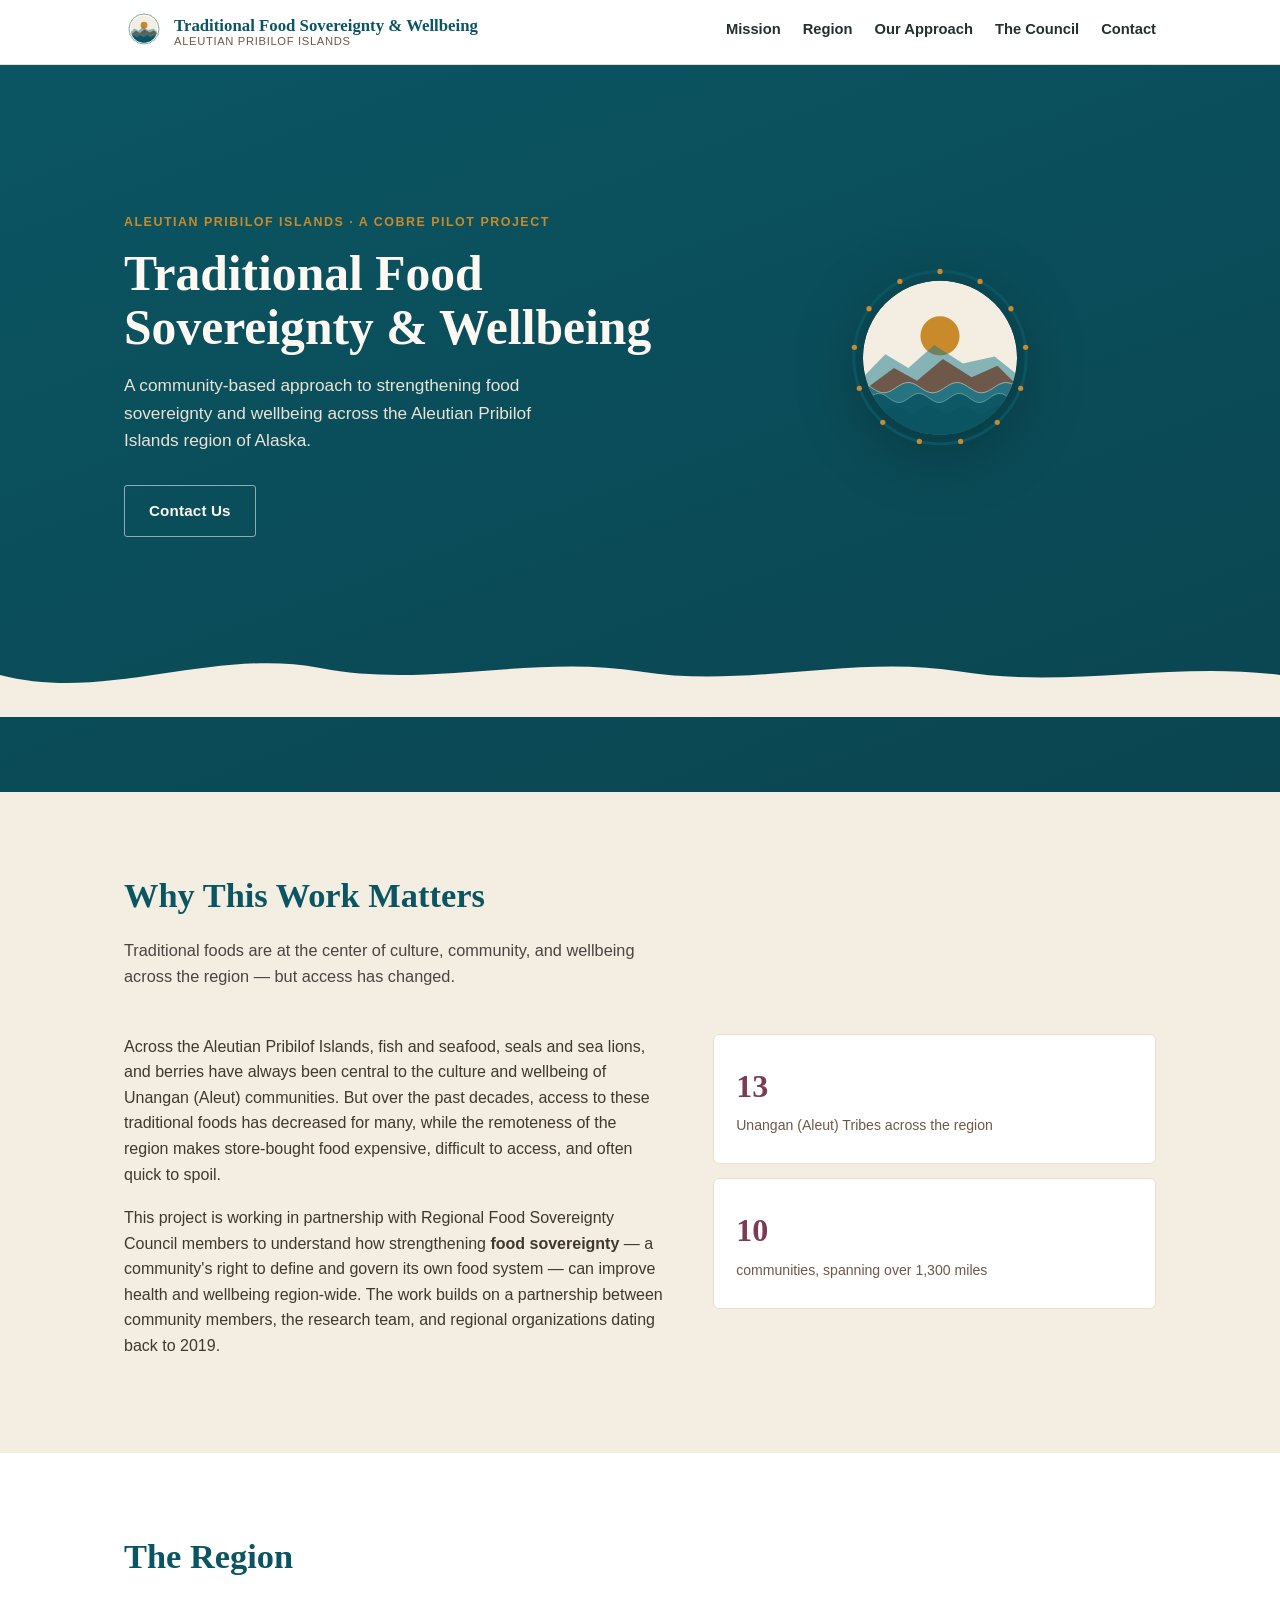
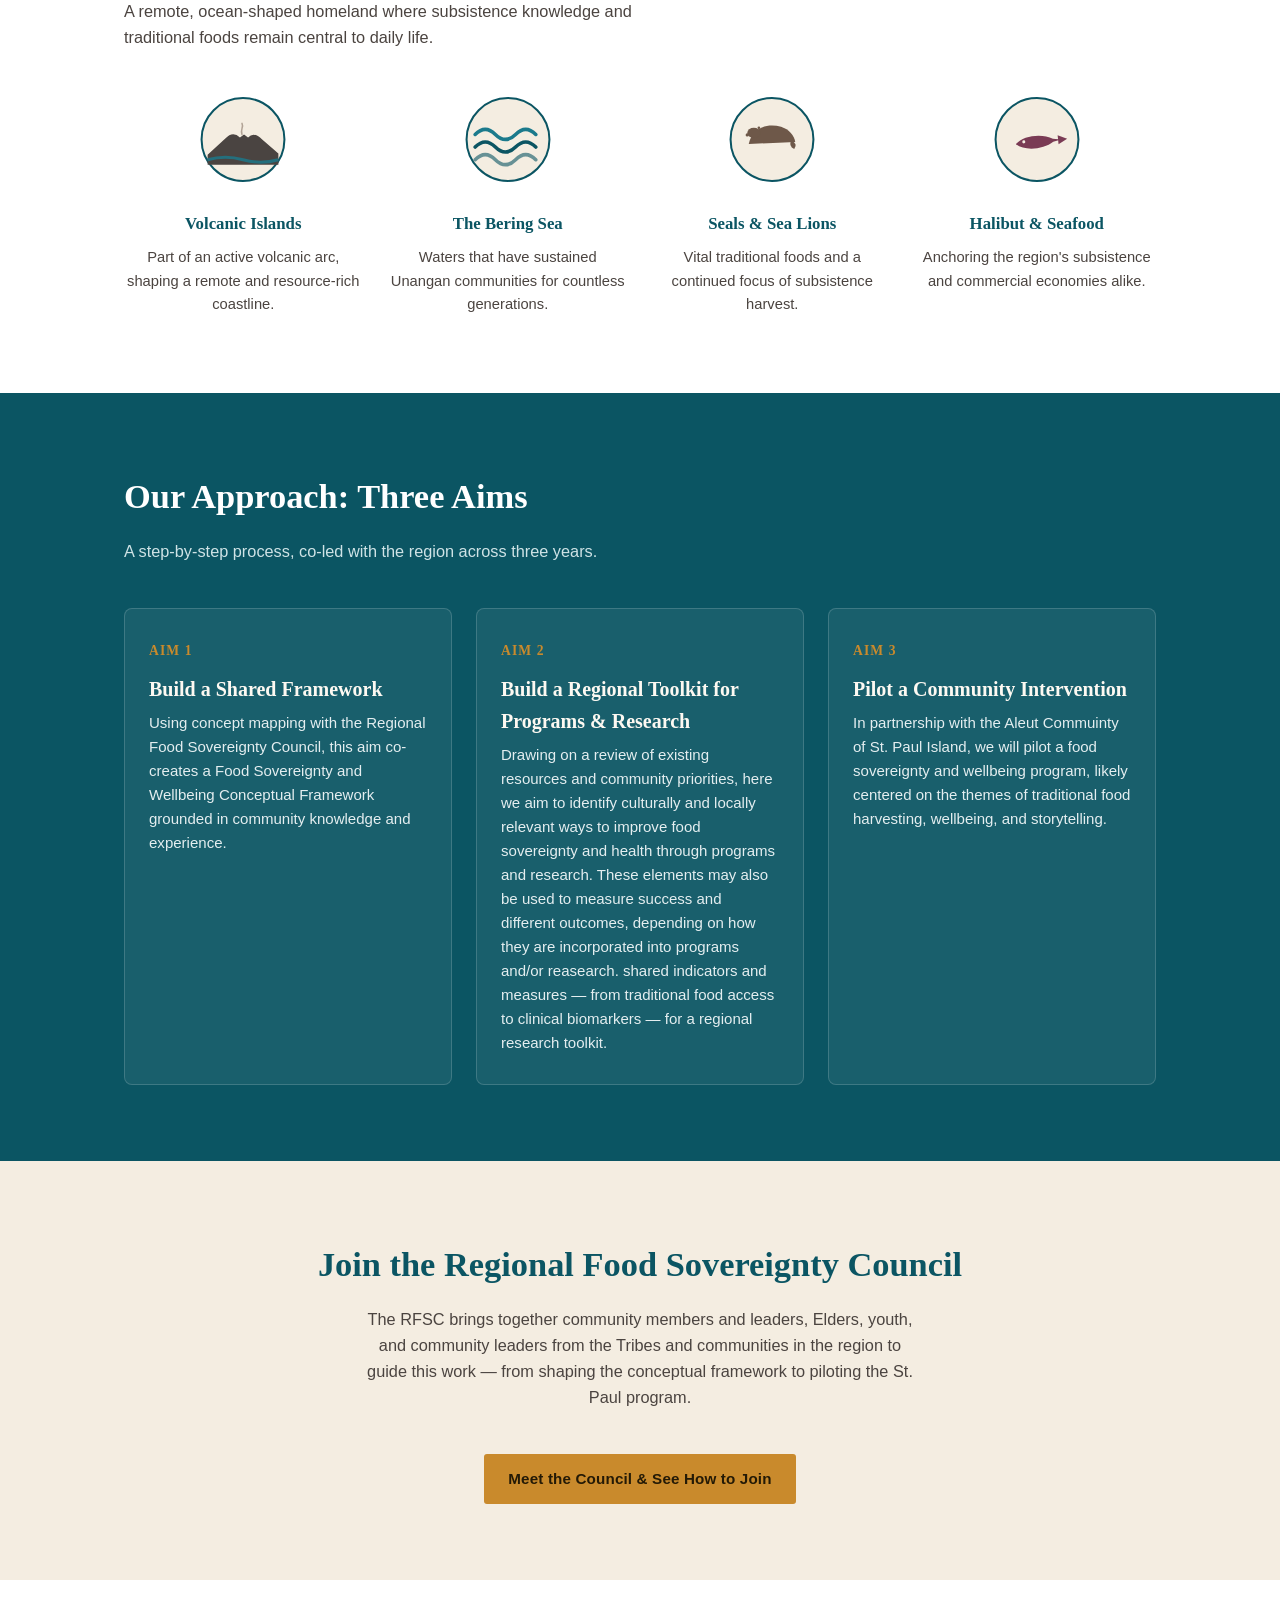
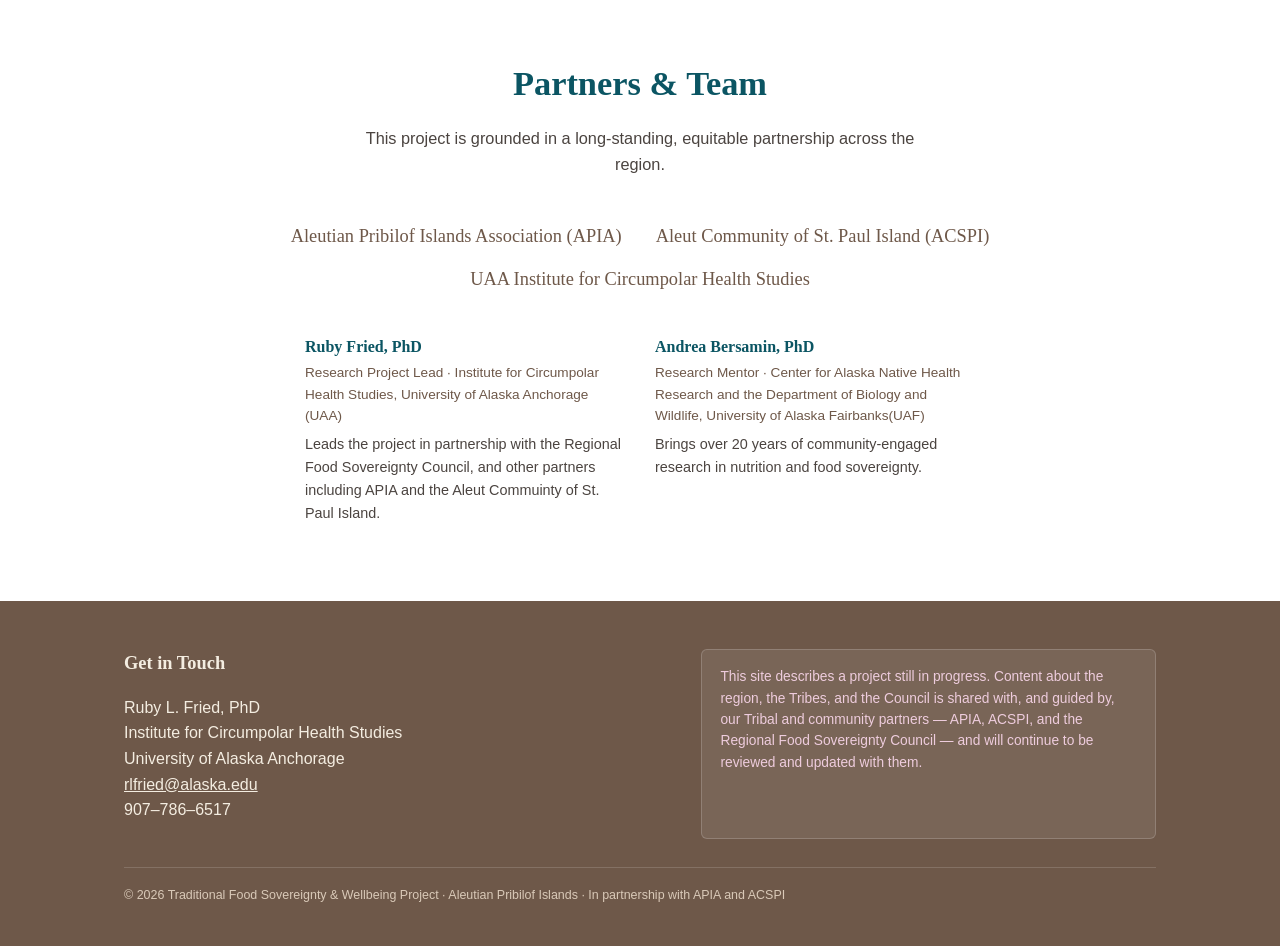
<file: index.html>
<!DOCTYPE html>
<html lang="en">
<head>
<meta charset="UTF-8">
<meta name="viewport" content="width=device-width, initial-scale=1.0">
<title>Traditional Food Sovereignty & Wellbeing — Aleutian Pribilof Islands</title>
<meta name="description" content="A community-based approach to strengthening food sovereignty and wellbeing across the Aleutian Pribilof Islands region of Alaska.">
<link rel="stylesheet" href="styles.css">
</head>
<body>
<a class="skip-link" href="#main">Skip to content</a>
<header class="site-header">
  <div class="nav-inner">
    <a class="brand" href="index.html">
      <svg viewBox="0 0 400 400" xmlns="http://www.w3.org/2000/svg" role="img" aria-label="Traditional Food Sovereignty and Wellbeing mark">
  <defs>
    <clipPath id="innerClip">
      <circle cx="200" cy="170" r="134"/>
    </clipPath>
  </defs>

  <!-- outer ring -->
  <circle cx="200" cy="170" r="150" fill="none" stroke="#0B5563" stroke-width="5"/>

  <!-- 13 tribe marks -->
  <circle cx="200.0" cy="20.0" r="4.6" fill="#C98A2C"/>
    <circle cx="269.7" cy="37.2" r="4.6" fill="#C98A2C"/>
    <circle cx="323.4" cy="84.8" r="4.6" fill="#C98A2C"/>
    <circle cx="348.9" cy="151.9" r="4.6" fill="#C98A2C"/>
    <circle cx="340.3" cy="223.2" r="4.6" fill="#C98A2C"/>
    <circle cx="299.5" cy="282.3" r="4.6" fill="#C98A2C"/>
    <circle cx="235.9" cy="315.6" r="4.6" fill="#C98A2C"/>
    <circle cx="164.1" cy="315.6" r="4.6" fill="#C98A2C"/>
    <circle cx="100.5" cy="282.3" r="4.6" fill="#C98A2C"/>
    <circle cx="59.7" cy="223.2" r="4.6" fill="#C98A2C"/>
    <circle cx="51.1" cy="151.9" r="4.6" fill="#C98A2C"/>
    <circle cx="76.6" cy="84.8" r="4.6" fill="#C98A2C"/>
    <circle cx="130.3" cy="37.2" r="4.6" fill="#C98A2C"/>

  <!-- inner scene -->
  <g clip-path="url(#innerClip)">
    <circle cx="200" cy="170" r="134" fill="#F4EDE1"/>

    <!-- sun -->
    <circle cx="200" cy="132" r="34" fill="#C98A2C"/>

    <!-- distant island (hazy) -->
    <polygon points="60,210 105,164 145,188 190,148 240,180 295,168 340,204 340,260 60,260"
             fill="#1B7A8C" opacity="0.5"/>

    <!-- near island (grounded) -->
    <polygon points="60,232 120,188 160,210 205,172 255,204 300,184 340,224 340,270 60,270"
             fill="#6E5849"/>

    <!-- waves: filled bands -->
    <path d="M 26,229.16 L 32,226.13 L 38,222.29 L 44,218.41 L 50,215.21 L 56,213.33 L 62,213.13 L 68,214.64 L 74,217.58 L 80,221.37 L 86,225.29 L 92,228.56 L 98,230.57 L 104,230.92 L 110,229.54 L 116,226.7 L 122,222.96 L 128,219.02 L 134,215.67 L 140,213.54 L 146,213.04 L 152,214.28 L 158,217.01 L 164,220.71 L 170,224.66 L 176,228.09 L 182,230.35 L 188,230.98 L 194,229.88 L 200,227.26 L 206,223.62 L 212,219.66 L 218,216.16 L 224,213.78 L 230,213.0 L 236,213.96 L 242,216.48 L 248,220.06 L 254,224.02 L 260,227.59 L 266,230.07 L 272,231.0 L 278,230.18 L 284,227.78 L 290,224.26 L 296,220.31 L 302,216.68 L 308,214.08 L 314,213.01 L 320,213.68 L 326,215.97 L 332,219.41 L 338,223.36 L 344,227.05 L 350,229.76 L 356,230.97 L 362,230.44 L 368,228.28 L 374,224.9 L 380,220.97 L 380,344 L 26,344 Z" fill="#1B7A8C" opacity="0.85"/>
    <path d="M 26,232.2 L 32,234.2 L 38,237.85 L 44,242.1 L 50,245.77 L 56,247.79 L 62,247.62 L 68,245.28 L 74,241.45 L 80,237.21 L 86,233.76 L 92,232.08 L 98,232.63 L 104,235.28 L 110,239.26 L 116,243.45 L 122,246.66 L 128,247.99 L 134,247.06 L 140,244.12 L 146,240.02 L 152,235.92 L 158,232.97 L 164,232.01 L 170,233.31 L 176,236.51 L 182,240.69 L 188,244.68 L 194,247.35 L 200,247.93 L 206,246.27 L 212,242.83 L 218,238.6 L 224,234.75 L 230,232.4 L 236,232.2 L 242,234.2 L 248,237.85 L 254,242.1 L 260,245.77 L 266,247.79 L 272,247.62 L 278,245.28 L 284,241.45 L 290,237.21 L 296,233.76 L 302,232.08 L 308,232.63 L 314,235.28 L 320,239.26 L 326,243.45 L 332,246.66 L 338,247.99 L 344,247.06 L 350,244.12 L 356,240.02 L 362,235.92 L 368,232.97 L 374,232.01 L 380,233.31 L 380,344 L 26,344 Z" fill="#0B5563" opacity="0.9"/>
    <path d="M 26,266.04 L 32,266.97 L 38,265.24 L 44,261.51 L 50,257.2 L 56,253.96 L 62,253.03 L 68,254.76 L 74,258.49 L 80,262.8 L 86,266.04 L 92,266.97 L 98,265.24 L 104,261.51 L 110,257.2 L 116,253.96 L 122,253.03 L 128,254.76 L 134,258.49 L 140,262.8 L 146,266.04 L 152,266.97 L 158,265.24 L 164,261.51 L 170,257.2 L 176,253.96 L 182,253.03 L 188,254.76 L 194,258.49 L 200,262.8 L 206,266.04 L 212,266.97 L 218,265.24 L 224,261.51 L 230,257.2 L 236,253.96 L 242,253.03 L 248,254.76 L 254,258.49 L 260,262.8 L 266,266.04 L 272,266.97 L 278,265.24 L 284,261.51 L 290,257.2 L 296,253.96 L 302,253.03 L 308,254.76 L 314,258.49 L 320,262.8 L 326,266.04 L 332,266.97 L 338,265.24 L 344,261.51 L 350,257.2 L 356,253.96 L 362,253.03 L 368,254.76 L 374,258.49 L 380,262.8 L 380,344 L 26,344 Z" fill="#0B5563" opacity="1"/>

    <!-- wave crest highlight lines -->
    <path d="M 26,229.16 L 32,226.13 L 38,222.29 L 44,218.41 L 50,215.21 L 56,213.33 L 62,213.13 L 68,214.64 L 74,217.58 L 80,221.37 L 86,225.29 L 92,228.56 L 98,230.57 L 104,230.92 L 110,229.54 L 116,226.7 L 122,222.96 L 128,219.02 L 134,215.67 L 140,213.54 L 146,213.04 L 152,214.28 L 158,217.01 L 164,220.71 L 170,224.66 L 176,228.09 L 182,230.35 L 188,230.98 L 194,229.88 L 200,227.26 L 206,223.62 L 212,219.66 L 218,216.16 L 224,213.78 L 230,213.0 L 236,213.96 L 242,216.48 L 248,220.06 L 254,224.02 L 260,227.59 L 266,230.07 L 272,231.0 L 278,230.18 L 284,227.78 L 290,224.26 L 296,220.31 L 302,216.68 L 308,214.08 L 314,213.01 L 320,213.68 L 326,215.97 L 332,219.41 L 338,223.36 L 344,227.05 L 350,229.76 L 356,230.97 L 362,230.44 L 368,228.28 L 374,224.9 L 380,220.97 " fill="none" stroke="#F4EDE1" stroke-width="1.6" opacity="0.55"/>
    <path d="M 26,232.2 L 32,234.2 L 38,237.85 L 44,242.1 L 50,245.77 L 56,247.79 L 62,247.62 L 68,245.28 L 74,241.45 L 80,237.21 L 86,233.76 L 92,232.08 L 98,232.63 L 104,235.28 L 110,239.26 L 116,243.45 L 122,246.66 L 128,247.99 L 134,247.06 L 140,244.12 L 146,240.02 L 152,235.92 L 158,232.97 L 164,232.01 L 170,233.31 L 176,236.51 L 182,240.69 L 188,244.68 L 194,247.35 L 200,247.93 L 206,246.27 L 212,242.83 L 218,238.6 L 224,234.75 L 230,232.4 L 236,232.2 L 242,234.2 L 248,237.85 L 254,242.1 L 260,245.77 L 266,247.79 L 272,247.62 L 278,245.28 L 284,241.45 L 290,237.21 L 296,233.76 L 302,232.08 L 308,232.63 L 314,235.28 L 320,239.26 L 326,243.45 L 332,246.66 L 338,247.99 L 344,247.06 L 350,244.12 L 356,240.02 L 362,235.92 L 368,232.97 L 374,232.01 L 380,233.31 " fill="none" stroke="#F4EDE1" stroke-width="1.4" opacity="0.4"/>
  </g>
</svg>
      <span class="brand-name">Traditional Food Sovereignty &amp; Wellbeing<small>Aleutian Pribilof Islands</small></span>
    </a>
    <nav class="primary-nav" aria-label="Primary">
      <a href="index.html#mission">Mission</a>
      <a href="index.html#region">Region</a>
      <a href="index.html#aims">Our Approach</a>
      <a href="rfsc.html">The Council</a>
      <a href="index.html#contact">Contact</a>
    </nav>
  </div>
</header>
<main id="main">

  <section class="hero" id="top">
    <div class="hero-inner">
      <div>
        <p class="eyebrow">Aleutian Pribilof Islands &middot; A COBRE Pilot Project</p>
        <h1>Traditional Food Sovereignty &amp; Wellbeing</h1>
        <p class="lede">A community-based approach to strengthening food sovereignty and wellbeing across the Aleutian Pribilof Islands region of Alaska.</p>
        <div class="cta-row">
          <a class="btn btn-ghost" href="#contact">Contact Us</a>
        </div>
      </div>
      <div class="hero-mark">
        <svg viewBox="0 0 400 400" xmlns="http://www.w3.org/2000/svg" role="img" aria-label="Sun, mountains and sea mark">
  <defs>
    <clipPath id="innerClip">
      <circle cx="200" cy="170" r="134"/>
    </clipPath>
  </defs>

  <!-- outer ring -->
  <circle cx="200" cy="170" r="150" fill="none" stroke="#0B5563" stroke-width="5"/>

  <!-- 13 tribe marks -->
  <circle cx="200.0" cy="20.0" r="4.6" fill="#C98A2C"/>
    <circle cx="269.7" cy="37.2" r="4.6" fill="#C98A2C"/>
    <circle cx="323.4" cy="84.8" r="4.6" fill="#C98A2C"/>
    <circle cx="348.9" cy="151.9" r="4.6" fill="#C98A2C"/>
    <circle cx="340.3" cy="223.2" r="4.6" fill="#C98A2C"/>
    <circle cx="299.5" cy="282.3" r="4.6" fill="#C98A2C"/>
    <circle cx="235.9" cy="315.6" r="4.6" fill="#C98A2C"/>
    <circle cx="164.1" cy="315.6" r="4.6" fill="#C98A2C"/>
    <circle cx="100.5" cy="282.3" r="4.6" fill="#C98A2C"/>
    <circle cx="59.7" cy="223.2" r="4.6" fill="#C98A2C"/>
    <circle cx="51.1" cy="151.9" r="4.6" fill="#C98A2C"/>
    <circle cx="76.6" cy="84.8" r="4.6" fill="#C98A2C"/>
    <circle cx="130.3" cy="37.2" r="4.6" fill="#C98A2C"/>

  <!-- inner scene -->
  <g clip-path="url(#innerClip)">
    <circle cx="200" cy="170" r="134" fill="#F4EDE1"/>

    <!-- sun -->
    <circle cx="200" cy="132" r="34" fill="#C98A2C"/>

    <!-- distant island (hazy) -->
    <polygon points="60,210 105,164 145,188 190,148 240,180 295,168 340,204 340,260 60,260"
             fill="#1B7A8C" opacity="0.5"/>

    <!-- near island (grounded) -->
    <polygon points="60,232 120,188 160,210 205,172 255,204 300,184 340,224 340,270 60,270"
             fill="#6E5849"/>

    <!-- waves: filled bands -->
    <path d="M 26,229.16 L 32,226.13 L 38,222.29 L 44,218.41 L 50,215.21 L 56,213.33 L 62,213.13 L 68,214.64 L 74,217.58 L 80,221.37 L 86,225.29 L 92,228.56 L 98,230.57 L 104,230.92 L 110,229.54 L 116,226.7 L 122,222.96 L 128,219.02 L 134,215.67 L 140,213.54 L 146,213.04 L 152,214.28 L 158,217.01 L 164,220.71 L 170,224.66 L 176,228.09 L 182,230.35 L 188,230.98 L 194,229.88 L 200,227.26 L 206,223.62 L 212,219.66 L 218,216.16 L 224,213.78 L 230,213.0 L 236,213.96 L 242,216.48 L 248,220.06 L 254,224.02 L 260,227.59 L 266,230.07 L 272,231.0 L 278,230.18 L 284,227.78 L 290,224.26 L 296,220.31 L 302,216.68 L 308,214.08 L 314,213.01 L 320,213.68 L 326,215.97 L 332,219.41 L 338,223.36 L 344,227.05 L 350,229.76 L 356,230.97 L 362,230.44 L 368,228.28 L 374,224.9 L 380,220.97 L 380,344 L 26,344 Z" fill="#1B7A8C" opacity="0.85"/>
    <path d="M 26,232.2 L 32,234.2 L 38,237.85 L 44,242.1 L 50,245.77 L 56,247.79 L 62,247.62 L 68,245.28 L 74,241.45 L 80,237.21 L 86,233.76 L 92,232.08 L 98,232.63 L 104,235.28 L 110,239.26 L 116,243.45 L 122,246.66 L 128,247.99 L 134,247.06 L 140,244.12 L 146,240.02 L 152,235.92 L 158,232.97 L 164,232.01 L 170,233.31 L 176,236.51 L 182,240.69 L 188,244.68 L 194,247.35 L 200,247.93 L 206,246.27 L 212,242.83 L 218,238.6 L 224,234.75 L 230,232.4 L 236,232.2 L 242,234.2 L 248,237.85 L 254,242.1 L 260,245.77 L 266,247.79 L 272,247.62 L 278,245.28 L 284,241.45 L 290,237.21 L 296,233.76 L 302,232.08 L 308,232.63 L 314,235.28 L 320,239.26 L 326,243.45 L 332,246.66 L 338,247.99 L 344,247.06 L 350,244.12 L 356,240.02 L 362,235.92 L 368,232.97 L 374,232.01 L 380,233.31 L 380,344 L 26,344 Z" fill="#0B5563" opacity="0.9"/>
    <path d="M 26,266.04 L 32,266.97 L 38,265.24 L 44,261.51 L 50,257.2 L 56,253.96 L 62,253.03 L 68,254.76 L 74,258.49 L 80,262.8 L 86,266.04 L 92,266.97 L 98,265.24 L 104,261.51 L 110,257.2 L 116,253.96 L 122,253.03 L 128,254.76 L 134,258.49 L 140,262.8 L 146,266.04 L 152,266.97 L 158,265.24 L 164,261.51 L 170,257.2 L 176,253.96 L 182,253.03 L 188,254.76 L 194,258.49 L 200,262.8 L 206,266.04 L 212,266.97 L 218,265.24 L 224,261.51 L 230,257.2 L 236,253.96 L 242,253.03 L 248,254.76 L 254,258.49 L 260,262.8 L 266,266.04 L 272,266.97 L 278,265.24 L 284,261.51 L 290,257.2 L 296,253.96 L 302,253.03 L 308,254.76 L 314,258.49 L 320,262.8 L 326,266.04 L 332,266.97 L 338,265.24 L 344,261.51 L 350,257.2 L 356,253.96 L 362,253.03 L 368,254.76 L 374,258.49 L 380,262.8 L 380,344 L 26,344 Z" fill="#0B5563" opacity="1"/>

    <!-- wave crest highlight lines -->
    <path d="M 26,229.16 L 32,226.13 L 38,222.29 L 44,218.41 L 50,215.21 L 56,213.33 L 62,213.13 L 68,214.64 L 74,217.58 L 80,221.37 L 86,225.29 L 92,228.56 L 98,230.57 L 104,230.92 L 110,229.54 L 116,226.7 L 122,222.96 L 128,219.02 L 134,215.67 L 140,213.54 L 146,213.04 L 152,214.28 L 158,217.01 L 164,220.71 L 170,224.66 L 176,228.09 L 182,230.35 L 188,230.98 L 194,229.88 L 200,227.26 L 206,223.62 L 212,219.66 L 218,216.16 L 224,213.78 L 230,213.0 L 236,213.96 L 242,216.48 L 248,220.06 L 254,224.02 L 260,227.59 L 266,230.07 L 272,231.0 L 278,230.18 L 284,227.78 L 290,224.26 L 296,220.31 L 302,216.68 L 308,214.08 L 314,213.01 L 320,213.68 L 326,215.97 L 332,219.41 L 338,223.36 L 344,227.05 L 350,229.76 L 356,230.97 L 362,230.44 L 368,228.28 L 374,224.9 L 380,220.97 " fill="none" stroke="#F4EDE1" stroke-width="1.6" opacity="0.55"/>
    <path d="M 26,232.2 L 32,234.2 L 38,237.85 L 44,242.1 L 50,245.77 L 56,247.79 L 62,247.62 L 68,245.28 L 74,241.45 L 80,237.21 L 86,233.76 L 92,232.08 L 98,232.63 L 104,235.28 L 110,239.26 L 116,243.45 L 122,246.66 L 128,247.99 L 134,247.06 L 140,244.12 L 146,240.02 L 152,235.92 L 158,232.97 L 164,232.01 L 170,233.31 L 176,236.51 L 182,240.69 L 188,244.68 L 194,247.35 L 200,247.93 L 206,246.27 L 212,242.83 L 218,238.6 L 224,234.75 L 230,232.4 L 236,232.2 L 242,234.2 L 248,237.85 L 254,242.1 L 260,245.77 L 266,247.79 L 272,247.62 L 278,245.28 L 284,241.45 L 290,237.21 L 296,233.76 L 302,232.08 L 308,232.63 L 314,235.28 L 320,239.26 L 326,243.45 L 332,246.66 L 338,247.99 L 344,247.06 L 350,244.12 L 356,240.02 L 362,235.92 L 368,232.97 L 374,232.01 L 380,233.31 " fill="none" stroke="#F4EDE1" stroke-width="1.4" opacity="0.4"/>
  </g>
</svg>
      </div>
    </div>
    <svg class="divider" viewBox="0 0 1440 100" preserveAspectRatio="none" xmlns="http://www.w3.org/2000/svg">
      <path d="M0,40 C 120,80 240,0 360,30 C 480,60 600,10 720,35 C 840,60 960,10 1080,35 C 1200,60 1320,20 1440,40 L1440,100 L0,100 Z" fill="#F4EDE1" opacity="1"></path>
    </svg>
  </section>

  <section class="why" id="mission">
    <div class="wrap">
      <h2 class="section-title">Why This Work Matters</h2>
      <p class="section-lede">Traditional foods are at the center of culture, community, and wellbeing across the region &mdash; but access has changed.</p>
      <div class="why-grid">
        <div class="why-text">
          <p>Across the Aleutian Pribilof Islands, fish and seafood, seals and sea lions, and berries have always been central to the culture and wellbeing of Unangan (Aleut) communities. But over the past decades, access to these traditional foods has decreased for many, while the remoteness of the region makes store-bought food expensive, difficult to access, and often quick to spoil.</p>
          <p>This project is working in partnership with Regional Food Sovereignty Council members to understand how strengthening <strong>food sovereignty</strong> &mdash; a community's right to define and govern its own food system &mdash; can improve health and wellbeing region-wide. The work builds on a partnership between community members, the research team, and regional organizations dating back to 2019.</p>
        </div>
        <div>
          <div class="stat-card"><span class="num">13</span><span class="label">Unangan (Aleut) Tribes across the region</span></div>
          <div class="stat-card"><span class="num">10</span><span class="label">communities, spanning over 1,300 miles</span></div>
          </div>
        </div>
      </div>
    </div>
  </section>

  <section class="region" id="region">
    <div class="wrap">
      <h2 class="section-title">The Region</h2>
      <p class="section-lede">A remote, ocean-shaped homeland where subsistence knowledge and traditional foods remain central to daily life.</p>
      <div class="region-grid">
        <div class="region-card">
          <svg viewBox="0 0 180 190" xmlns="http://www.w3.org/2000/svg" role="img" aria-label="Volcanic island icon">
      <g transform="translate(0,0)"><g>
      <circle cx="90" cy="90" r="82" fill="#F4EDE1"/>
      <circle cx="90" cy="90" r="82" fill="none" stroke="#0B5563" stroke-width="4"/>
      
  <path d="M 20,120 L 55,88 Q 70,72 84,86 L 92,80 L 100,86 Q 112,74 128,90 L 160,118 L 160,140 L 20,140 Z" fill="#4A4441"/>
  <path d="M 88,80 C 84,70 92,66 88,58" stroke="#6E5849" stroke-width="3" fill="none" opacity="0.5" stroke-linecap="round"/>
  <path d="M 20,130 Q 55,120 90,130 T 160,130" stroke="#1B7A8C" stroke-width="6" fill="none" opacity="0.8"/>

    </g></g>
    </svg>
          <h3>Volcanic Islands</h3>
          <p>Part of an active volcanic arc, shaping a remote and resource-rich coastline.</p>
        </div>
        <div class="region-card">
          <svg viewBox="0 0 180 190" xmlns="http://www.w3.org/2000/svg" role="img" aria-label="Ocean wave icon">
      <g transform="translate(0,0)"><g>
      <circle cx="90" cy="90" r="82" fill="#F4EDE1"/>
      <circle cx="90" cy="90" r="82" fill="none" stroke="#0B5563" stroke-width="4"/>
      
  <path d="M 25,80 Q 45,60 65,80 T 105,80 T 145,80" stroke="#1B7A8C" stroke-width="7" fill="none" stroke-linecap="round"/>
  <path d="M 25,105 Q 45,85 65,105 T 105,105 T 145,105" stroke="#0B5563" stroke-width="7" fill="none" stroke-linecap="round"/>
  <path d="M 25,130 Q 45,110 65,130 T 105,130 T 145,130" stroke="#0B5563" stroke-width="7" fill="none" stroke-linecap="round" opacity="0.6"/>

    </g></g>
    </svg>
          <h3>The Bering Sea</h3>
          <p>Waters that have sustained Unangan communities for countless generations.</p>
        </div>
        <div class="region-card">
          <svg viewBox="0 0 180 190" xmlns="http://www.w3.org/2000/svg" role="img" aria-label="Sea lion icon">
      <g transform="translate(0,0)"><g>
      <circle cx="90" cy="90" r="82" fill="#F4EDE1"/>
      <circle cx="90" cy="90" r="82" fill="none" stroke="#0B5563" stroke-width="4"/>
      
  <g transform="translate(90,95)">
    <path d="M -46,4 C -40,-26 -12,-38 18,-30 C 34,-25 44,-12 46,0 Z" fill="#6E5849"/>
    <ellipse cx="-36" cy="-18" rx="13" ry="10" fill="#6E5849"/>
    <circle cx="-49" cy="-14" r="3.2" fill="#6E5849"/>
    <circle cx="-26" cy="-28" r="2.6" fill="#6E5849"/>
    <path d="M 38,-3 Q 52,3 44,14 Q 32,8 38,-3 Z" fill="#6E5849"/>
  </g>

    </g></g>
    </svg>
          <h3>Seals &amp; Sea Lions</h3>
          <p>Vital traditional foods and a continued focus of subsistence harvest.</p>
        </div>
        <div class="region-card">
          <svg viewBox="0 0 180 190" xmlns="http://www.w3.org/2000/svg" role="img" aria-label="Halibut icon">
      <g transform="translate(0,0)"><g>
      <circle cx="90" cy="90" r="82" fill="#F4EDE1"/>
      <circle cx="90" cy="90" r="82" fill="none" stroke="#0B5563" stroke-width="4"/>
      
  <g transform="translate(90,95) rotate(-6)">
    <path d="M -42,0 C -26,-16 12,-16 32,-3 L 48,0 L 32,3 C 12,16 -26,16 -42,0 Z" fill="#7A3B54"/>
    <path d="M 42,-9 L 60,0 L 42,9 Z" fill="#7A3B54"/>
    <path d="M -18,-13 Q 4,-19 24,-9" stroke="#F4EDE1" stroke-width="1.4" fill="none" opacity="0.4"/>
    <circle cx="-26" cy="-3" r="3" fill="#F4EDE1"/>
  </g>

    </g></g>
    </svg>
          <h3>Halibut &amp; Seafood</h3>
          <p>Anchoring the region's subsistence and commercial economies alike.</p>
        </div>
      </div>
    </div>
  </section>

  <section class="aims" id="aims">
    <div class="wrap">
      <h2 class="section-title">Our Approach: Three Aims</h2>
      <p class="section-lede">A step-by-step process, co-led with the region across three years.</p>
      <div class="aims-grid">
        <div class="aim-card">
          <span class="aim-num">Aim 1</span>
          <h3>Build a Shared Framework</h3>
          <p>Using concept mapping with the Regional Food Sovereignty Council, this aim co-creates a Food Sovereignty and Wellbeing Conceptual Framework grounded in community knowledge and experience.</p>
        </div>
        <div class="aim-card">
          <span class="aim-num">Aim 2</span>
          <h3>Build a Regional Toolkit for Programs & Research</h3>
          <p>Drawing on a review of existing resources and community priorities, here we aim to identify culturally and locally relevant ways to improve food sovereignty and health through programs and research. These elements may also be used to measure success and different outcomes, depending on how they are incorporated into programs and/or reasearch. shared indicators and measures &mdash; from traditional food access to clinical biomarkers &mdash; for a regional research toolkit.</p>
        </div>
        <div class="aim-card">
          <span class="aim-num">Aim 3</span>
          <h3>Pilot a Community Intervention</h3>
          <p>In partnership with the Aleut Commuinty of St. Paul Island, we will pilot a food sovereignty and wellbeing program, likely centered on the themes of traditional food harvesting, wellbeing, and storytelling.</p>
        </div>
      </div>
    </div>
  </section>

  <section class="involved" id="get-involved">
    <div class="wrap" style="text-align:center;">
      <h2 class="section-title">Join the Regional Food Sovereignty Council</h2>
      <p class="section-lede" style="margin-left:auto;margin-right:auto;">The RFSC brings together community members and leaders, Elders, youth, and community leaders from the Tribes and communities in the region to guide this work &mdash; from shaping the conceptual framework to piloting the St. Paul program.</p>
      <a class="btn btn-primary" href="rfsc.html">Meet the Council &amp; See How to Join</a>
    </div>
  </section>

  <section class="partners">
    <div class="wrap">
      <h2 class="section-title">Partners &amp; Team</h2>
      <p class="section-lede">This project is grounded in a long-standing, equitable partnership across the region.</p>
      <div class="partner-list">
        <span>Aleutian Pribilof Islands Association (APIA)</span>
        <span>Aleut Community of St. Paul Island (ACSPI)</span>
        <span>UAA Institute for Circumpolar Health Studies</span>
      </div>
      <div class="team-row">
        <div class="team-card">
          <h4>Ruby Fried, PhD</h4>
          <span>Research Project Lead &middot; Institute for Circumpolar Health Studies, University of Alaska Anchorage (UAA)</span>
          <p>Leads the project in partnership with the Regional Food Sovereignty Council, and other partners including APIA and the Aleut Commuinty of St. Paul Island.</p>
        </div>
        <div class="team-card">
          <h4>Andrea Bersamin, PhD</h4>
          <span>Research Mentor &middot; Center for Alaska Native Health Research and the Department of Biology and Wildlife, University of Alaska Fairbanks(UAF)</span>
          <p>Brings over 20 years of community-engaged research in nutrition and food sovereignty.</p>
        </div>
      </div>
    </div>
  </section>

</main>
<footer id="contact">
  <div class="wrap">
    <div class="footer-grid">
      <div>
        <h3>Get in Touch</h3>
        <p>Ruby L. Fried, PhD<br>
        Institute for Circumpolar Health Studies<br>
        University of Alaska Anchorage<br>
        <a class="contact-link" href="mailto:rlfried@alaska.edu">rlfried@alaska.edu</a><br>
        907&ndash;786&ndash;6517</p>
      </div>
      <div class="note-box">
        This site describes a project still in progress. Content about the region, the Tribes, and the Council is shared with, and guided by, our Tribal and community partners &mdash; APIA, ACSPI, and the Regional Food Sovereignty Council &mdash; and will continue to be reviewed and updated with them.
      </div>
    </div>
    <p class="fine-print">&copy; 2026 Traditional Food Sovereignty &amp; Wellbeing Project &middot; Aleutian Pribilof Islands &middot; In partnership with APIA and ACSPI</p>
  </div>
</footer>
</body>
</html>
</file>
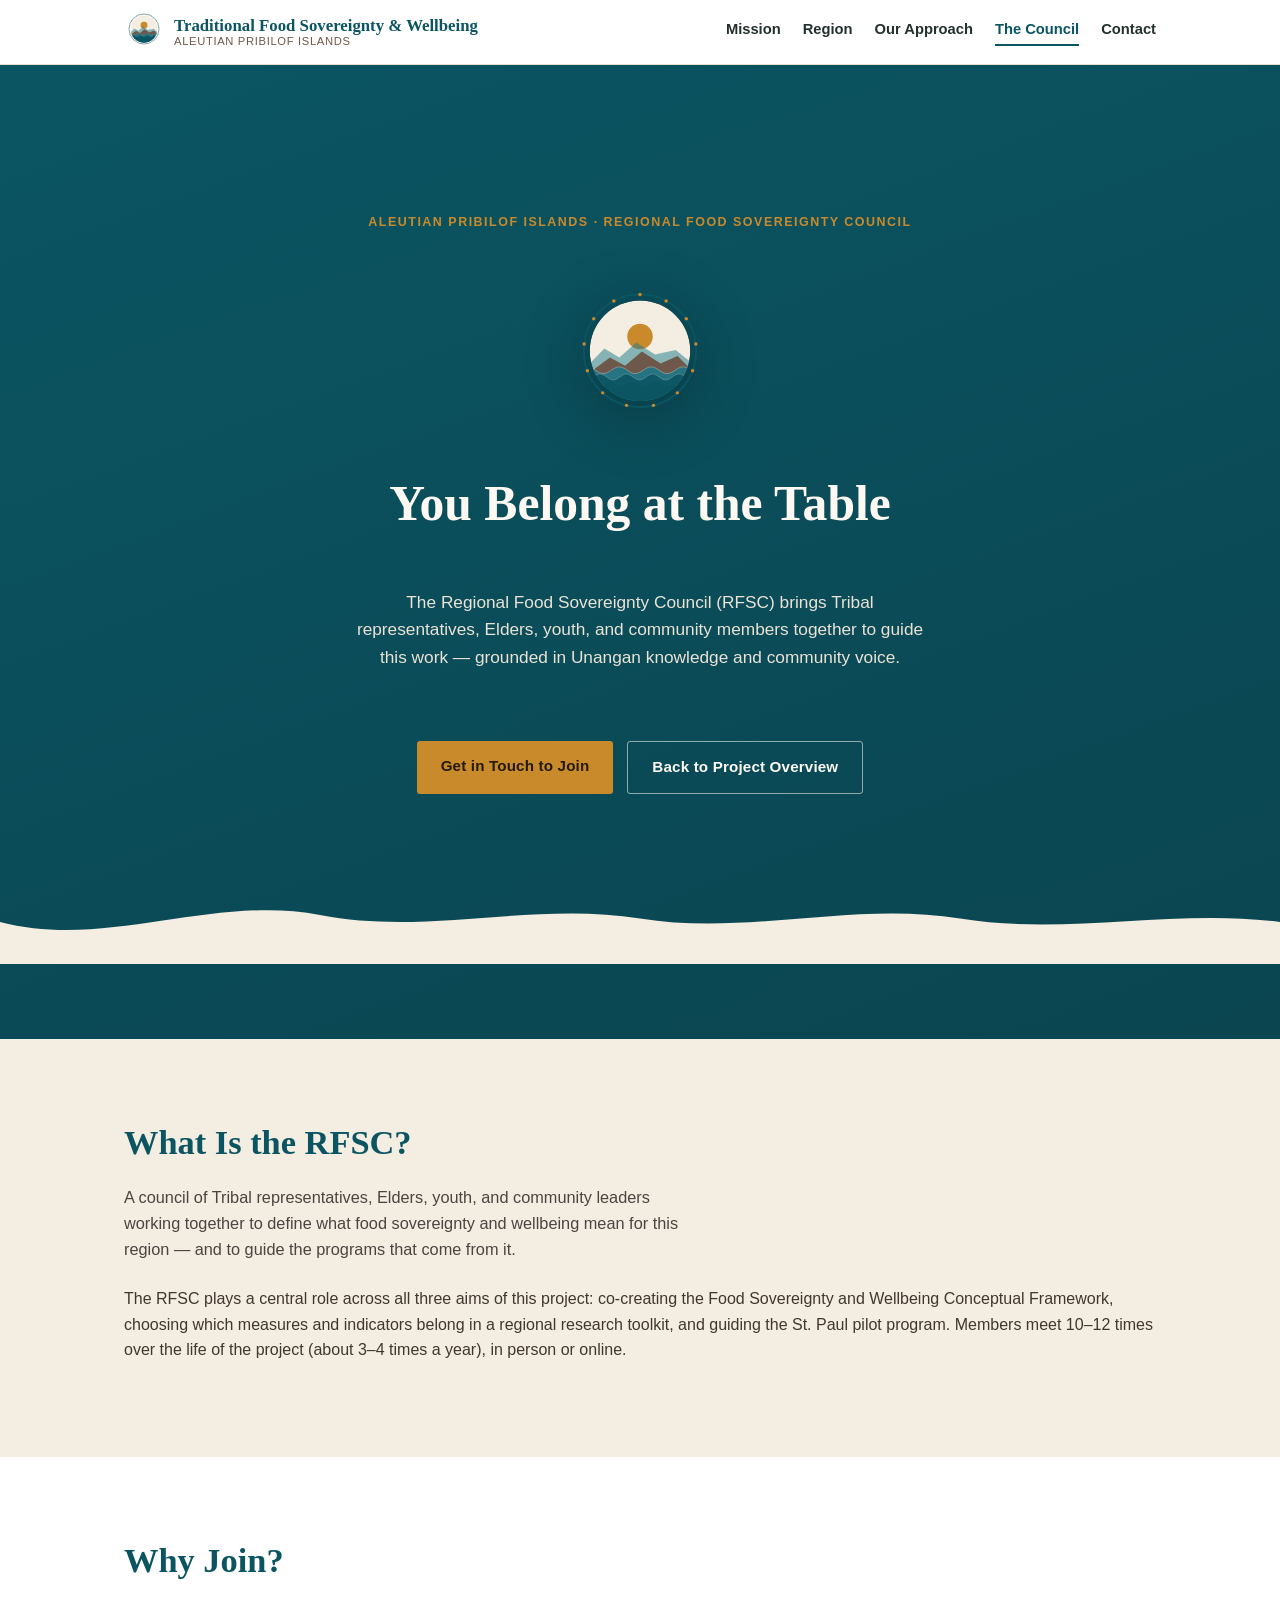
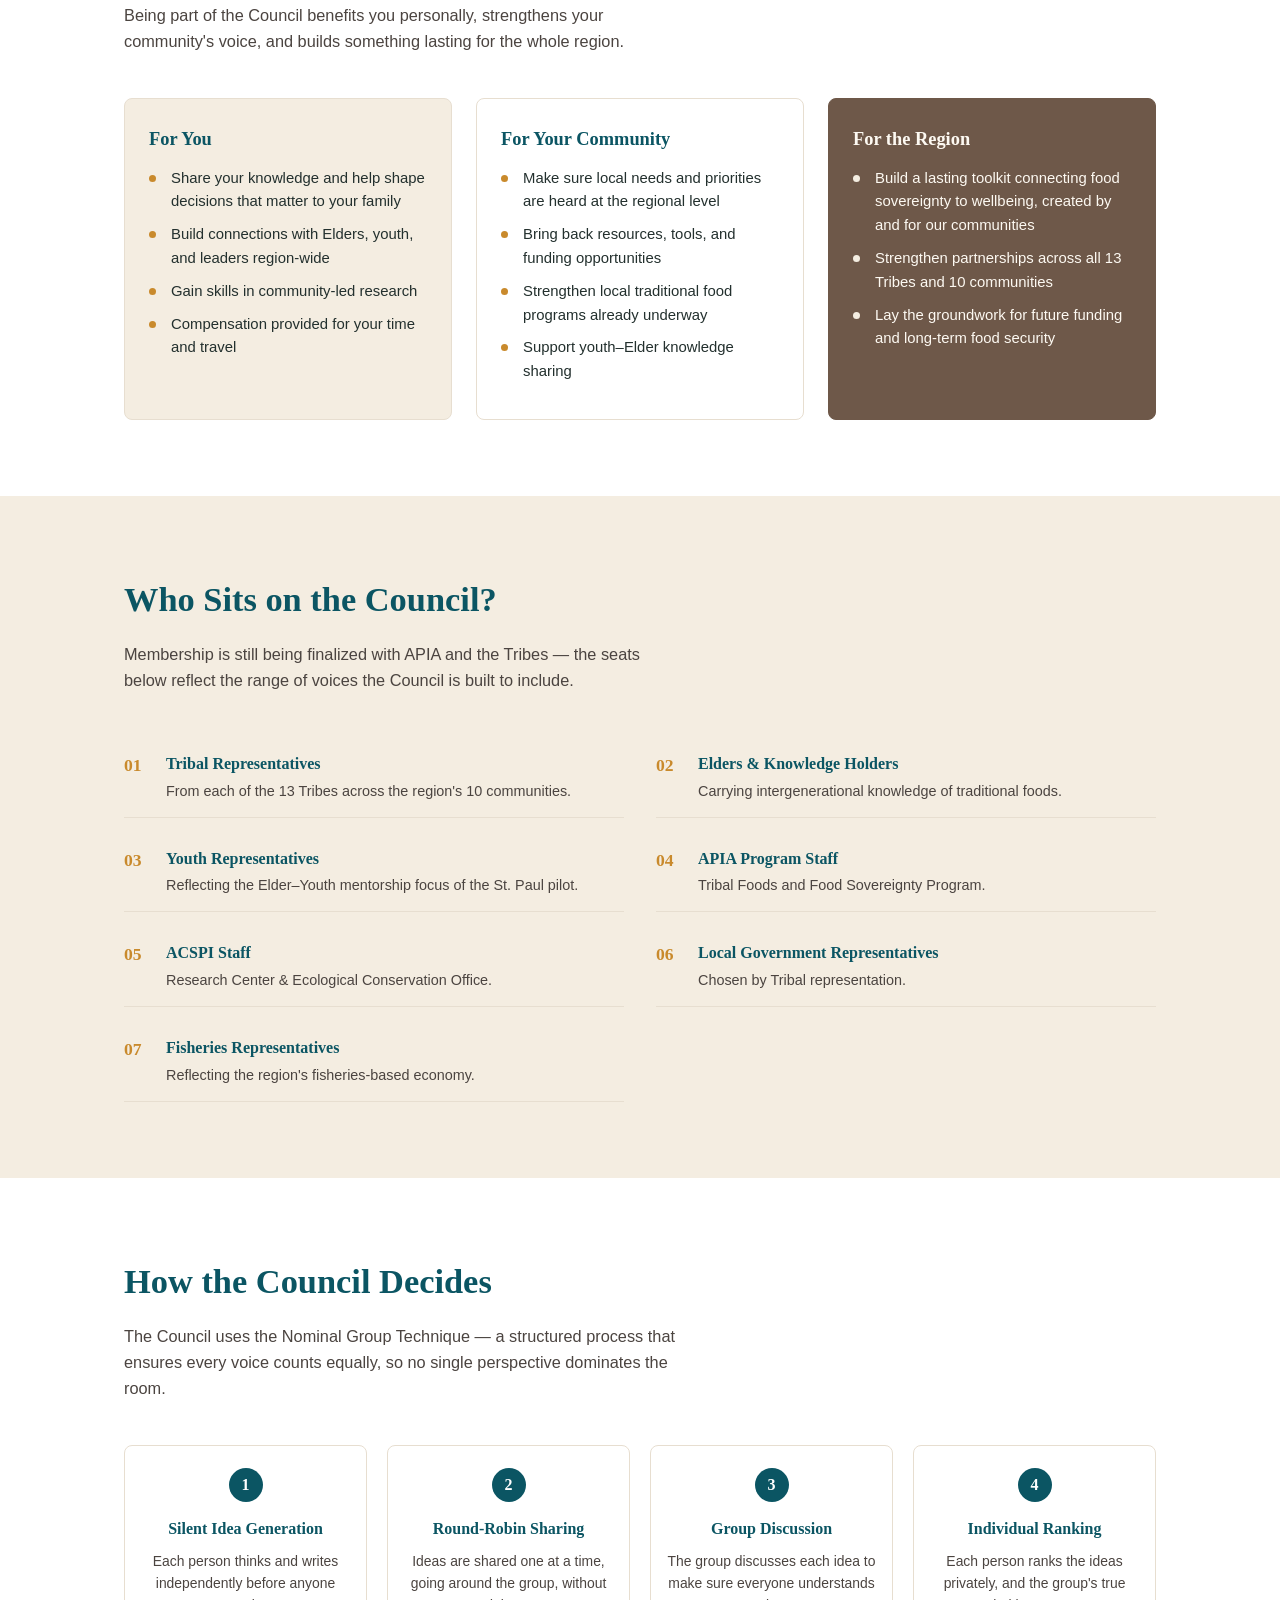
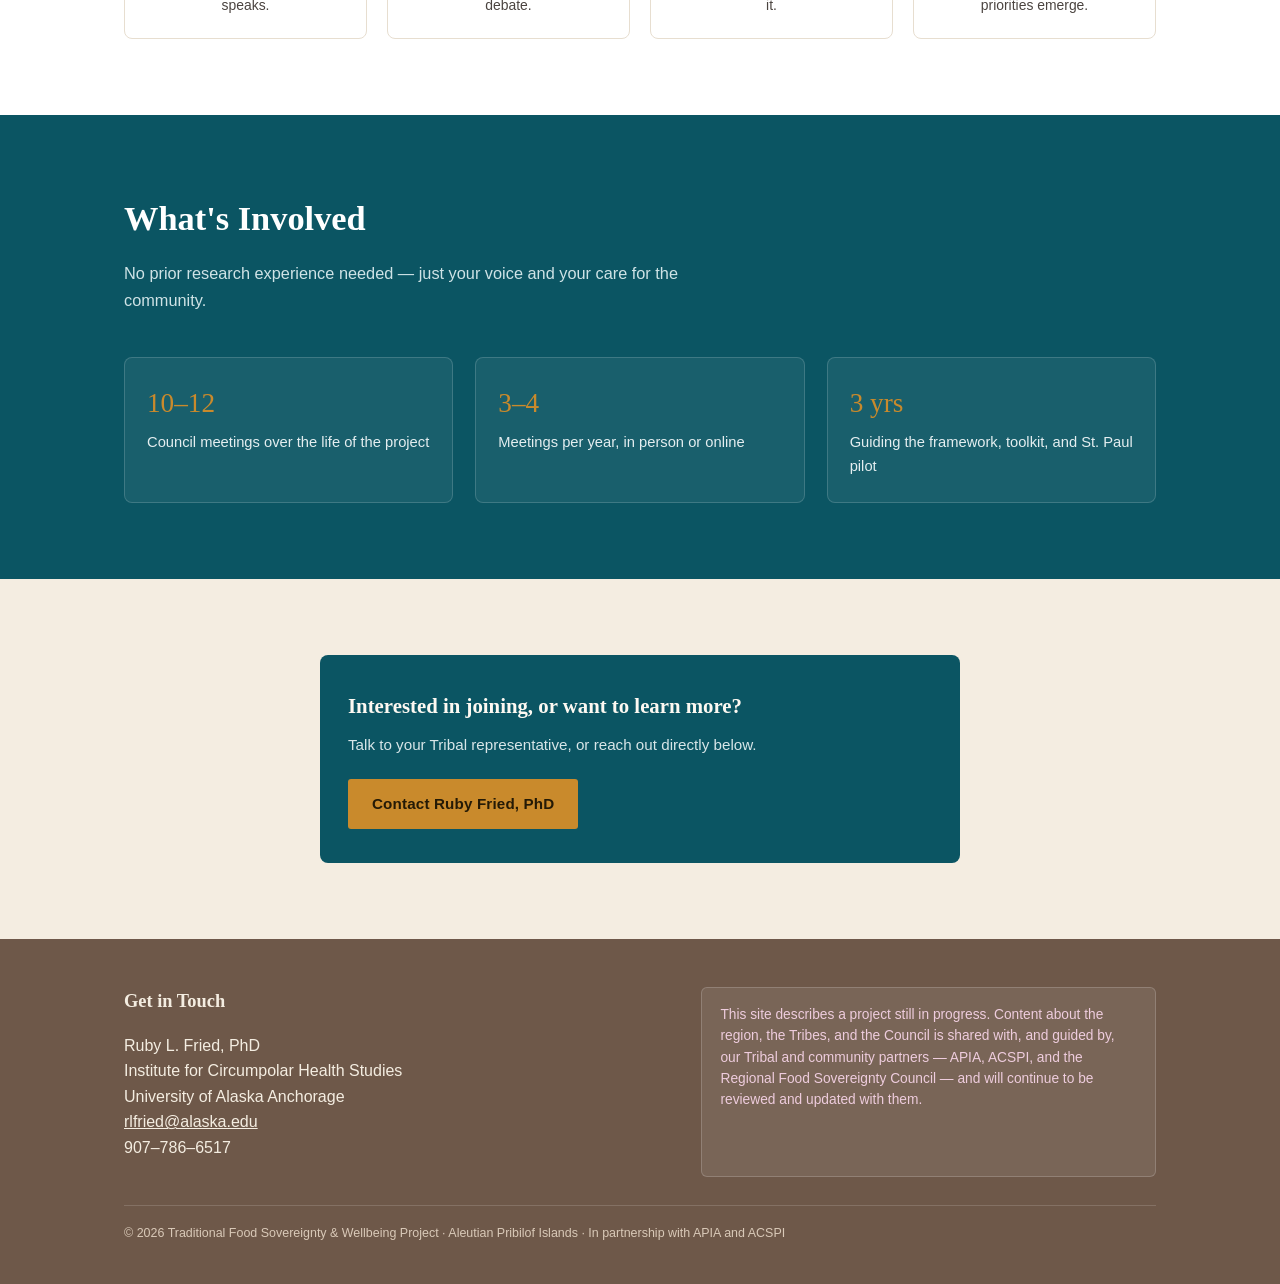
<file: rfsc.html>
<!DOCTYPE html>
<html lang="en">
<head>
<meta charset="UTF-8">
<meta name="viewport" content="width=device-width, initial-scale=1.0">
<title>Regional Food Sovereignty Council — Traditional Food Sovereignty & Wellbeing</title>
<meta name="description" content="Learn how to join the Regional Food Sovereignty Council (RFSC), guiding the Traditional Food Sovereignty & Wellbeing project across the Aleutian Pribilof Islands.">
<link rel="stylesheet" href="styles.css">
</head>
<body>
<a class="skip-link" href="#main">Skip to content</a>
<header class="site-header">
  <div class="nav-inner">
    <a class="brand" href="index.html">
      <svg viewBox="0 0 400 400" xmlns="http://www.w3.org/2000/svg" role="img" aria-label="Traditional Food Sovereignty and Wellbeing mark">
  <defs>
    <clipPath id="innerClip">
      <circle cx="200" cy="170" r="134"/>
    </clipPath>
  </defs>

  <!-- outer ring -->
  <circle cx="200" cy="170" r="150" fill="none" stroke="#0B5563" stroke-width="5"/>

  <!-- 13 tribe marks -->
  <circle cx="200.0" cy="20.0" r="4.6" fill="#C98A2C"/>
    <circle cx="269.7" cy="37.2" r="4.6" fill="#C98A2C"/>
    <circle cx="323.4" cy="84.8" r="4.6" fill="#C98A2C"/>
    <circle cx="348.9" cy="151.9" r="4.6" fill="#C98A2C"/>
    <circle cx="340.3" cy="223.2" r="4.6" fill="#C98A2C"/>
    <circle cx="299.5" cy="282.3" r="4.6" fill="#C98A2C"/>
    <circle cx="235.9" cy="315.6" r="4.6" fill="#C98A2C"/>
    <circle cx="164.1" cy="315.6" r="4.6" fill="#C98A2C"/>
    <circle cx="100.5" cy="282.3" r="4.6" fill="#C98A2C"/>
    <circle cx="59.7" cy="223.2" r="4.6" fill="#C98A2C"/>
    <circle cx="51.1" cy="151.9" r="4.6" fill="#C98A2C"/>
    <circle cx="76.6" cy="84.8" r="4.6" fill="#C98A2C"/>
    <circle cx="130.3" cy="37.2" r="4.6" fill="#C98A2C"/>

  <!-- inner scene -->
  <g clip-path="url(#innerClip)">
    <circle cx="200" cy="170" r="134" fill="#F4EDE1"/>

    <!-- sun -->
    <circle cx="200" cy="132" r="34" fill="#C98A2C"/>

    <!-- distant island (hazy) -->
    <polygon points="60,210 105,164 145,188 190,148 240,180 295,168 340,204 340,260 60,260"
             fill="#1B7A8C" opacity="0.5"/>

    <!-- near island (grounded) -->
    <polygon points="60,232 120,188 160,210 205,172 255,204 300,184 340,224 340,270 60,270"
             fill="#6E5849"/>

    <!-- waves: filled bands -->
    <path d="M 26,229.16 L 32,226.13 L 38,222.29 L 44,218.41 L 50,215.21 L 56,213.33 L 62,213.13 L 68,214.64 L 74,217.58 L 80,221.37 L 86,225.29 L 92,228.56 L 98,230.57 L 104,230.92 L 110,229.54 L 116,226.7 L 122,222.96 L 128,219.02 L 134,215.67 L 140,213.54 L 146,213.04 L 152,214.28 L 158,217.01 L 164,220.71 L 170,224.66 L 176,228.09 L 182,230.35 L 188,230.98 L 194,229.88 L 200,227.26 L 206,223.62 L 212,219.66 L 218,216.16 L 224,213.78 L 230,213.0 L 236,213.96 L 242,216.48 L 248,220.06 L 254,224.02 L 260,227.59 L 266,230.07 L 272,231.0 L 278,230.18 L 284,227.78 L 290,224.26 L 296,220.31 L 302,216.68 L 308,214.08 L 314,213.01 L 320,213.68 L 326,215.97 L 332,219.41 L 338,223.36 L 344,227.05 L 350,229.76 L 356,230.97 L 362,230.44 L 368,228.28 L 374,224.9 L 380,220.97 L 380,344 L 26,344 Z" fill="#1B7A8C" opacity="0.85"/>
    <path d="M 26,232.2 L 32,234.2 L 38,237.85 L 44,242.1 L 50,245.77 L 56,247.79 L 62,247.62 L 68,245.28 L 74,241.45 L 80,237.21 L 86,233.76 L 92,232.08 L 98,232.63 L 104,235.28 L 110,239.26 L 116,243.45 L 122,246.66 L 128,247.99 L 134,247.06 L 140,244.12 L 146,240.02 L 152,235.92 L 158,232.97 L 164,232.01 L 170,233.31 L 176,236.51 L 182,240.69 L 188,244.68 L 194,247.35 L 200,247.93 L 206,246.27 L 212,242.83 L 218,238.6 L 224,234.75 L 230,232.4 L 236,232.2 L 242,234.2 L 248,237.85 L 254,242.1 L 260,245.77 L 266,247.79 L 272,247.62 L 278,245.28 L 284,241.45 L 290,237.21 L 296,233.76 L 302,232.08 L 308,232.63 L 314,235.28 L 320,239.26 L 326,243.45 L 332,246.66 L 338,247.99 L 344,247.06 L 350,244.12 L 356,240.02 L 362,235.92 L 368,232.97 L 374,232.01 L 380,233.31 L 380,344 L 26,344 Z" fill="#0B5563" opacity="0.9"/>
    <path d="M 26,266.04 L 32,266.97 L 38,265.24 L 44,261.51 L 50,257.2 L 56,253.96 L 62,253.03 L 68,254.76 L 74,258.49 L 80,262.8 L 86,266.04 L 92,266.97 L 98,265.24 L 104,261.51 L 110,257.2 L 116,253.96 L 122,253.03 L 128,254.76 L 134,258.49 L 140,262.8 L 146,266.04 L 152,266.97 L 158,265.24 L 164,261.51 L 170,257.2 L 176,253.96 L 182,253.03 L 188,254.76 L 194,258.49 L 200,262.8 L 206,266.04 L 212,266.97 L 218,265.24 L 224,261.51 L 230,257.2 L 236,253.96 L 242,253.03 L 248,254.76 L 254,258.49 L 260,262.8 L 266,266.04 L 272,266.97 L 278,265.24 L 284,261.51 L 290,257.2 L 296,253.96 L 302,253.03 L 308,254.76 L 314,258.49 L 320,262.8 L 326,266.04 L 332,266.97 L 338,265.24 L 344,261.51 L 350,257.2 L 356,253.96 L 362,253.03 L 368,254.76 L 374,258.49 L 380,262.8 L 380,344 L 26,344 Z" fill="#0B5563" opacity="1"/>

    <!-- wave crest highlight lines -->
    <path d="M 26,229.16 L 32,226.13 L 38,222.29 L 44,218.41 L 50,215.21 L 56,213.33 L 62,213.13 L 68,214.64 L 74,217.58 L 80,221.37 L 86,225.29 L 92,228.56 L 98,230.57 L 104,230.92 L 110,229.54 L 116,226.7 L 122,222.96 L 128,219.02 L 134,215.67 L 140,213.54 L 146,213.04 L 152,214.28 L 158,217.01 L 164,220.71 L 170,224.66 L 176,228.09 L 182,230.35 L 188,230.98 L 194,229.88 L 200,227.26 L 206,223.62 L 212,219.66 L 218,216.16 L 224,213.78 L 230,213.0 L 236,213.96 L 242,216.48 L 248,220.06 L 254,224.02 L 260,227.59 L 266,230.07 L 272,231.0 L 278,230.18 L 284,227.78 L 290,224.26 L 296,220.31 L 302,216.68 L 308,214.08 L 314,213.01 L 320,213.68 L 326,215.97 L 332,219.41 L 338,223.36 L 344,227.05 L 350,229.76 L 356,230.97 L 362,230.44 L 368,228.28 L 374,224.9 L 380,220.97 " fill="none" stroke="#F4EDE1" stroke-width="1.6" opacity="0.55"/>
    <path d="M 26,232.2 L 32,234.2 L 38,237.85 L 44,242.1 L 50,245.77 L 56,247.79 L 62,247.62 L 68,245.28 L 74,241.45 L 80,237.21 L 86,233.76 L 92,232.08 L 98,232.63 L 104,235.28 L 110,239.26 L 116,243.45 L 122,246.66 L 128,247.99 L 134,247.06 L 140,244.12 L 146,240.02 L 152,235.92 L 158,232.97 L 164,232.01 L 170,233.31 L 176,236.51 L 182,240.69 L 188,244.68 L 194,247.35 L 200,247.93 L 206,246.27 L 212,242.83 L 218,238.6 L 224,234.75 L 230,232.4 L 236,232.2 L 242,234.2 L 248,237.85 L 254,242.1 L 260,245.77 L 266,247.79 L 272,247.62 L 278,245.28 L 284,241.45 L 290,237.21 L 296,233.76 L 302,232.08 L 308,232.63 L 314,235.28 L 320,239.26 L 326,243.45 L 332,246.66 L 338,247.99 L 344,247.06 L 350,244.12 L 356,240.02 L 362,235.92 L 368,232.97 L 374,232.01 L 380,233.31 " fill="none" stroke="#F4EDE1" stroke-width="1.4" opacity="0.4"/>
  </g>
</svg>
      <span class="brand-name">Traditional Food Sovereignty &amp; Wellbeing<small>Aleutian Pribilof Islands</small></span>
    </a>
    <nav class="primary-nav" aria-label="Primary">
      <a href="index.html#mission">Mission</a>
      <a href="index.html#region">Region</a>
      <a href="index.html#aims">Our Approach</a>
      <a href="rfsc.html" class="active">The Council</a>
      <a href="index.html#contact">Contact</a>
    </nav>
  </div>
</header>
<main id="main">

  <section class="hero" id="top">
    <div class="hero-inner centered">
      <p class="eyebrow">Aleutian Pribilof Islands &middot; Regional Food Sovereignty Council</p>
      <div class="hero-mark small"><svg viewBox="0 0 400 400" xmlns="http://www.w3.org/2000/svg" role="img" aria-label="Sun, mountains and sea mark">
  <defs>
    <clipPath id="innerClip">
      <circle cx="200" cy="170" r="134"/>
    </clipPath>
  </defs>

  <!-- outer ring -->
  <circle cx="200" cy="170" r="150" fill="none" stroke="#0B5563" stroke-width="5"/>

  <!-- 13 tribe marks -->
  <circle cx="200.0" cy="20.0" r="4.6" fill="#C98A2C"/>
    <circle cx="269.7" cy="37.2" r="4.6" fill="#C98A2C"/>
    <circle cx="323.4" cy="84.8" r="4.6" fill="#C98A2C"/>
    <circle cx="348.9" cy="151.9" r="4.6" fill="#C98A2C"/>
    <circle cx="340.3" cy="223.2" r="4.6" fill="#C98A2C"/>
    <circle cx="299.5" cy="282.3" r="4.6" fill="#C98A2C"/>
    <circle cx="235.9" cy="315.6" r="4.6" fill="#C98A2C"/>
    <circle cx="164.1" cy="315.6" r="4.6" fill="#C98A2C"/>
    <circle cx="100.5" cy="282.3" r="4.6" fill="#C98A2C"/>
    <circle cx="59.7" cy="223.2" r="4.6" fill="#C98A2C"/>
    <circle cx="51.1" cy="151.9" r="4.6" fill="#C98A2C"/>
    <circle cx="76.6" cy="84.8" r="4.6" fill="#C98A2C"/>
    <circle cx="130.3" cy="37.2" r="4.6" fill="#C98A2C"/>

  <!-- inner scene -->
  <g clip-path="url(#innerClip)">
    <circle cx="200" cy="170" r="134" fill="#F4EDE1"/>

    <!-- sun -->
    <circle cx="200" cy="132" r="34" fill="#C98A2C"/>

    <!-- distant island (hazy) -->
    <polygon points="60,210 105,164 145,188 190,148 240,180 295,168 340,204 340,260 60,260"
             fill="#1B7A8C" opacity="0.5"/>

    <!-- near island (grounded) -->
    <polygon points="60,232 120,188 160,210 205,172 255,204 300,184 340,224 340,270 60,270"
             fill="#6E5849"/>

    <!-- waves: filled bands -->
    <path d="M 26,229.16 L 32,226.13 L 38,222.29 L 44,218.41 L 50,215.21 L 56,213.33 L 62,213.13 L 68,214.64 L 74,217.58 L 80,221.37 L 86,225.29 L 92,228.56 L 98,230.57 L 104,230.92 L 110,229.54 L 116,226.7 L 122,222.96 L 128,219.02 L 134,215.67 L 140,213.54 L 146,213.04 L 152,214.28 L 158,217.01 L 164,220.71 L 170,224.66 L 176,228.09 L 182,230.35 L 188,230.98 L 194,229.88 L 200,227.26 L 206,223.62 L 212,219.66 L 218,216.16 L 224,213.78 L 230,213.0 L 236,213.96 L 242,216.48 L 248,220.06 L 254,224.02 L 260,227.59 L 266,230.07 L 272,231.0 L 278,230.18 L 284,227.78 L 290,224.26 L 296,220.31 L 302,216.68 L 308,214.08 L 314,213.01 L 320,213.68 L 326,215.97 L 332,219.41 L 338,223.36 L 344,227.05 L 350,229.76 L 356,230.97 L 362,230.44 L 368,228.28 L 374,224.9 L 380,220.97 L 380,344 L 26,344 Z" fill="#1B7A8C" opacity="0.85"/>
    <path d="M 26,232.2 L 32,234.2 L 38,237.85 L 44,242.1 L 50,245.77 L 56,247.79 L 62,247.62 L 68,245.28 L 74,241.45 L 80,237.21 L 86,233.76 L 92,232.08 L 98,232.63 L 104,235.28 L 110,239.26 L 116,243.45 L 122,246.66 L 128,247.99 L 134,247.06 L 140,244.12 L 146,240.02 L 152,235.92 L 158,232.97 L 164,232.01 L 170,233.31 L 176,236.51 L 182,240.69 L 188,244.68 L 194,247.35 L 200,247.93 L 206,246.27 L 212,242.83 L 218,238.6 L 224,234.75 L 230,232.4 L 236,232.2 L 242,234.2 L 248,237.85 L 254,242.1 L 260,245.77 L 266,247.79 L 272,247.62 L 278,245.28 L 284,241.45 L 290,237.21 L 296,233.76 L 302,232.08 L 308,232.63 L 314,235.28 L 320,239.26 L 326,243.45 L 332,246.66 L 338,247.99 L 344,247.06 L 350,244.12 L 356,240.02 L 362,235.92 L 368,232.97 L 374,232.01 L 380,233.31 L 380,344 L 26,344 Z" fill="#0B5563" opacity="0.9"/>
    <path d="M 26,266.04 L 32,266.97 L 38,265.24 L 44,261.51 L 50,257.2 L 56,253.96 L 62,253.03 L 68,254.76 L 74,258.49 L 80,262.8 L 86,266.04 L 92,266.97 L 98,265.24 L 104,261.51 L 110,257.2 L 116,253.96 L 122,253.03 L 128,254.76 L 134,258.49 L 140,262.8 L 146,266.04 L 152,266.97 L 158,265.24 L 164,261.51 L 170,257.2 L 176,253.96 L 182,253.03 L 188,254.76 L 194,258.49 L 200,262.8 L 206,266.04 L 212,266.97 L 218,265.24 L 224,261.51 L 230,257.2 L 236,253.96 L 242,253.03 L 248,254.76 L 254,258.49 L 260,262.8 L 266,266.04 L 272,266.97 L 278,265.24 L 284,261.51 L 290,257.2 L 296,253.96 L 302,253.03 L 308,254.76 L 314,258.49 L 320,262.8 L 326,266.04 L 332,266.97 L 338,265.24 L 344,261.51 L 350,257.2 L 356,253.96 L 362,253.03 L 368,254.76 L 374,258.49 L 380,262.8 L 380,344 L 26,344 Z" fill="#0B5563" opacity="1"/>

    <!-- wave crest highlight lines -->
    <path d="M 26,229.16 L 32,226.13 L 38,222.29 L 44,218.41 L 50,215.21 L 56,213.33 L 62,213.13 L 68,214.64 L 74,217.58 L 80,221.37 L 86,225.29 L 92,228.56 L 98,230.57 L 104,230.92 L 110,229.54 L 116,226.7 L 122,222.96 L 128,219.02 L 134,215.67 L 140,213.54 L 146,213.04 L 152,214.28 L 158,217.01 L 164,220.71 L 170,224.66 L 176,228.09 L 182,230.35 L 188,230.98 L 194,229.88 L 200,227.26 L 206,223.62 L 212,219.66 L 218,216.16 L 224,213.78 L 230,213.0 L 236,213.96 L 242,216.48 L 248,220.06 L 254,224.02 L 260,227.59 L 266,230.07 L 272,231.0 L 278,230.18 L 284,227.78 L 290,224.26 L 296,220.31 L 302,216.68 L 308,214.08 L 314,213.01 L 320,213.68 L 326,215.97 L 332,219.41 L 338,223.36 L 344,227.05 L 350,229.76 L 356,230.97 L 362,230.44 L 368,228.28 L 374,224.9 L 380,220.97 " fill="none" stroke="#F4EDE1" stroke-width="1.6" opacity="0.55"/>
    <path d="M 26,232.2 L 32,234.2 L 38,237.85 L 44,242.1 L 50,245.77 L 56,247.79 L 62,247.62 L 68,245.28 L 74,241.45 L 80,237.21 L 86,233.76 L 92,232.08 L 98,232.63 L 104,235.28 L 110,239.26 L 116,243.45 L 122,246.66 L 128,247.99 L 134,247.06 L 140,244.12 L 146,240.02 L 152,235.92 L 158,232.97 L 164,232.01 L 170,233.31 L 176,236.51 L 182,240.69 L 188,244.68 L 194,247.35 L 200,247.93 L 206,246.27 L 212,242.83 L 218,238.6 L 224,234.75 L 230,232.4 L 236,232.2 L 242,234.2 L 248,237.85 L 254,242.1 L 260,245.77 L 266,247.79 L 272,247.62 L 278,245.28 L 284,241.45 L 290,237.21 L 296,233.76 L 302,232.08 L 308,232.63 L 314,235.28 L 320,239.26 L 326,243.45 L 332,246.66 L 338,247.99 L 344,247.06 L 350,244.12 L 356,240.02 L 362,235.92 L 368,232.97 L 374,232.01 L 380,233.31 " fill="none" stroke="#F4EDE1" stroke-width="1.4" opacity="0.4"/>
  </g>
</svg></div>
      <h1>You Belong at the Table</h1>
      <p class="lede">The Regional Food Sovereignty Council (RFSC) brings Tribal representatives, Elders, youth, and community members together to guide this work &mdash; grounded in Unangan knowledge and community voice.</p>
      <div class="cta-row">
        <a class="btn btn-primary" href="mailto:rlfried@alaska.edu?subject=Interested%20in%20the%20Regional%20Food%20Sovereignty%20Council">Get in Touch to Join</a>
        <a class="btn btn-ghost" href="index.html">Back to Project Overview</a>
      </div>
    </div>
    <svg class="divider" viewBox="0 0 1440 100" preserveAspectRatio="none" xmlns="http://www.w3.org/2000/svg">
      <path d="M0,40 C 120,80 240,0 360,30 C 480,60 600,10 720,35 C 840,60 960,10 1080,35 C 1200,60 1320,20 1440,40 L1440,100 L0,100 Z" fill="#F4EDE1" opacity="1"></path>
    </svg>
  </section>

  <section class="why">
    <div class="wrap">
      <h2 class="section-title">What Is the RFSC?</h2>
      <p class="section-lede" style="margin-bottom:0;">A council of Tribal representatives, Elders, youth, and community leaders working together to define what food sovereignty and wellbeing mean for this region &mdash; and to guide the programs that come from it.</p>
      <div class="why-text" style="margin-top:24px;">
        <p>The RFSC plays a central role across all three aims of this project: co-creating the Food Sovereignty and Wellbeing Conceptual Framework, choosing which measures and indicators belong in a regional research toolkit, and guiding the St. Paul pilot program. Members meet 10&ndash;12 times over the life of the project (about 3&ndash;4 times a year), in person or online.</p>
      </div>
    </div>
  </section>

  <section class="benefits">
    <div class="wrap">
      <h2 class="section-title">Why Join?</h2>
      <p class="section-lede">Being part of the Council benefits you personally, strengthens your community's voice, and builds something lasting for the whole region.</p>
      <div class="benefits-grid">
        <div class="benefit-card">
          <h3>For You</h3>
          <ul>
            <li>Share your knowledge and help shape decisions that matter to your family</li>
            <li>Build connections with Elders, youth, and leaders region-wide</li>
            <li>Gain skills in community-led research</li>
            <li>Compensation provided for your time and travel</li>
          </ul>
        </div>
        <div class="benefit-card alt">
          <h3>For Your Community</h3>
          <ul>
            <li>Make sure local needs and priorities are heard at the regional level</li>
            <li>Bring back resources, tools, and funding opportunities</li>
            <li>Strengthen local traditional food programs already underway</li>
            <li>Support youth&ndash;Elder knowledge sharing</li>
          </ul>
        </div>
        <div class="benefit-card accent">
          <h3>For the Region</h3>
          <ul>
            <li>Build a lasting toolkit connecting food sovereignty to wellbeing, created by and for our communities</li>
            <li>Strengthen partnerships across all 13 Tribes and 10 communities</li>
            <li>Lay the groundwork for future funding and long-term food security</li>
          </ul>
        </div>
      </div>
    </div>
  </section>

  <section class="who">
    <div class="wrap">
      <h2 class="section-title">Who Sits on the Council?</h2>
      <p class="section-lede">Membership is still being finalized with APIA and the Tribes &mdash; the seats below reflect the range of voices the Council is built to include.</p>
      <div class="who-grid">
        <div class="who-item">
          <div class="who-num">01</div>
          <div><h4>Tribal Representatives</h4><p>From each of the 13 Tribes across the region's 10 communities.</p></div>
        </div>
        <div class="who-item">
          <div class="who-num">02</div>
          <div><h4>Elders &amp; Knowledge Holders</h4><p>Carrying intergenerational knowledge of traditional foods.</p></div>
        </div>
        <div class="who-item">
          <div class="who-num">03</div>
          <div><h4>Youth Representatives</h4><p>Reflecting the Elder&ndash;Youth mentorship focus of the St. Paul pilot.</p></div>
        </div>
        <div class="who-item">
          <div class="who-num">04</div>
          <div><h4>APIA Program Staff</h4><p>Tribal Foods and Food Sovereignty Program.</p></div>
        </div>
        <div class="who-item">
          <div class="who-num">05</div>
          <div><h4>ACSPI Staff</h4><p>Research Center &amp; Ecological Conservation Office.</p></div>
        </div>
        <div class="who-item">
          <div class="who-num">06</div>
          <div><h4>Local Government Representatives</h4><p>Chosen by Tribal representation.</p></div>
        </div>
        <div class="who-item">
          <div class="who-num">07</div>
          <div><h4>Fisheries Representatives</h4><p>Reflecting the region's fisheries-based economy.</p></div>
        </div>
      </div>
    </div>
  </section>

  <section class="decide">
    <div class="wrap">
      <h2 class="section-title">How the Council Decides</h2>
      <p class="section-lede">The Council uses the Nominal Group Technique &mdash; a structured process that ensures every voice counts equally, so no single perspective dominates the room.</p>
      <div class="decide-grid">
        <div class="decide-step">
          <div class="step-num">1</div>
          <h4>Silent Idea Generation</h4>
          <p>Each person thinks and writes independently before anyone speaks.</p>
        </div>
        <div class="decide-step">
          <div class="step-num">2</div>
          <h4>Round-Robin Sharing</h4>
          <p>Ideas are shared one at a time, going around the group, without debate.</p>
        </div>
        <div class="decide-step">
          <div class="step-num">3</div>
          <h4>Group Discussion</h4>
          <p>The group discusses each idea to make sure everyone understands it.</p>
        </div>
        <div class="decide-step">
          <div class="step-num">4</div>
          <h4>Individual Ranking</h4>
          <p>Each person ranks the ideas privately, and the group's true priorities emerge.</p>
        </div>
      </div>
    </div>
  </section>

  <section class="logistics">
    <div class="wrap">
      <h2 class="section-title">What's Involved</h2>
      <p class="section-lede">No prior research experience needed &mdash; just your voice and your care for the community.</p>
      <div class="logistics-grid">
        <div class="logistics-card"><span class="big">10&ndash;12</span><p>Council meetings over the life of the project</p></div>
        <div class="logistics-card"><span class="big">3&ndash;4</span><p>Meetings per year, in person or online</p></div>
        <div class="logistics-card"><span class="big">3 yrs</span><p>Guiding the framework, toolkit, and St. Paul pilot</p></div>
      </div>
    </div>
  </section>

  <section class="join-cta">
    <div class="wrap">
      <div class="involved-card">
        <h3>Interested in joining, or want to learn more?</h3>
        <p>Talk to your Tribal representative, or reach out directly below.</p>
        <a class="btn btn-primary" href="mailto:rlfried@alaska.edu?subject=Interested%20in%20the%20Regional%20Food%20Sovereignty%20Council">Contact Ruby Fried, PhD</a>
      </div>
    </div>
  </section>

</main>
<footer id="contact">
  <div class="wrap">
    <div class="footer-grid">
      <div>
        <h3>Get in Touch</h3>
        <p>Ruby L. Fried, PhD<br>
        Institute for Circumpolar Health Studies<br>
        University of Alaska Anchorage<br>
        <a class="contact-link" href="mailto:rlfried@alaska.edu">rlfried@alaska.edu</a><br>
        907&ndash;786&ndash;6517</p>
      </div>
      <div class="note-box">
        This site describes a project still in progress. Content about the region, the Tribes, and the Council is shared with, and guided by, our Tribal and community partners &mdash; APIA, ACSPI, and the Regional Food Sovereignty Council &mdash; and will continue to be reviewed and updated with them.
      </div>
    </div>
    <p class="fine-print">&copy; 2026 Traditional Food Sovereignty &amp; Wellbeing Project &middot; Aleutian Pribilof Islands &middot; In partnership with APIA and ACSPI</p>
  </div>
</footer>
</body>
</html>
</file>
<file: styles.css>
:root {
  --deep-teal: #0B5563;
  --ocean: #1B7A8C;
  --sand: #F4EDE1;
  --driftwood: #6E5849;
  --gold: #C98A2C;
  --crowberry: #7A3B54;
  --ink: #23302E;
  --serif: Georgia, 'Times New Roman', serif;
  --sans: Arial, Helvetica, sans-serif;
}
* { box-sizing: border-box; }
html { scroll-behavior: smooth; }
body { margin: 0; font-family: var(--sans); color: var(--ink); background: #fff; line-height: 1.6; }
a { color: inherit; }
img, svg { max-width: 100%; }
.wrap { max-width: 1080px; margin: 0 auto; padding: 0 24px; }

.skip-link { position: absolute; left: -999px; top: 0; background: var(--deep-teal); color: #fff; padding: 10px 16px; z-index: 100; }
.skip-link:focus { left: 12px; top: 12px; }

header.site-header { position: sticky; top: 0; z-index: 20; background: rgba(255,255,255,0.96); border-bottom: 1px solid #e7ded0; backdrop-filter: blur(4px); }
.nav-inner { max-width: 1080px; margin: 0 auto; padding: 12px 24px; display: flex; align-items: center; justify-content: space-between; gap: 16px; }
.brand { display: flex; align-items: center; gap: 10px; text-decoration: none; color: var(--deep-teal); }
.brand svg { width: 40px; height: 40px; flex: none; }
.brand-name { font-family: var(--serif); font-weight: bold; font-size: 1.05rem; line-height: 1.15; }
.brand-name small { display: block; font-family: var(--sans); font-weight: normal; font-size: 0.7rem; letter-spacing: 0.06em; color: var(--driftwood); text-transform: uppercase; }
nav.primary-nav { display: flex; gap: 22px; }
nav.primary-nav a { text-decoration: none; color: var(--ink); font-size: 0.92rem; font-weight: 600; border-bottom: 2px solid transparent; padding-bottom: 3px; }
nav.primary-nav a:hover, nav.primary-nav a:focus-visible { border-color: var(--gold); }
nav.primary-nav a.active { border-color: var(--deep-teal); color: var(--deep-teal); }
@media (max-width: 720px) {
  .nav-inner { flex-direction: column; align-items: flex-start; gap: 10px; padding: 14px 20px; }
  nav.primary-nav { flex-wrap: wrap; gap: 8px 16px; width: 100%; }
  nav.primary-nav a { font-size: 0.85rem; }
}

.hero { background: linear-gradient(160deg, var(--deep-teal) 0%, #0a4550 100%); color: #fdf9f2; position: relative; overflow: hidden; }
.hero-inner { max-width: 1080px; margin: 0 auto; padding: 72px 24px 110px; display: grid; grid-template-columns: 1.3fr 1fr; gap: 40px; align-items: center; }
.hero-inner.centered { grid-template-columns: 1fr; text-align: center; justify-items: center; padding-bottom: 100px; }
.eyebrow { text-transform: uppercase; letter-spacing: 0.12em; font-size: 0.78rem; font-weight: 700; color: var(--gold); margin: 0 0 14px; }
.hero h1 { font-family: var(--serif); font-size: clamp(2.1rem, 5vw, 3.1rem); line-height: 1.08; margin: 0 0 18px; }
.hero p.lede { font-size: 1.08rem; max-width: 46ch; color: #eae3d6; margin: 0 0 30px; }
.hero-inner.centered p.lede { max-width: 60ch; }
.cta-row { display: flex; flex-wrap: wrap; gap: 14px; }
.hero-inner.centered .cta-row { justify-content: center; }
.btn { display: inline-block; padding: 13px 24px; border-radius: 3px; text-decoration: none; font-weight: 700; font-size: 0.95rem; letter-spacing: 0.01em; transition: transform .15s ease; }
.btn:hover { transform: translateY(-1px); }
.btn-primary { background: var(--gold); color: #241a06; }
.btn-ghost { background: transparent; color: #fdf9f2; border: 1.5px solid rgba(253,249,242,0.55); }
.hero-mark { display: flex; justify-content: center; }
.hero-mark svg { width: 230px; height: 230px; filter: drop-shadow(0 12px 30px rgba(0,0,0,0.25)); }
.hero-mark.small svg { width: 150px; height: 150px; }
.divider { display: block; width: 100%; height: 70px; margin-bottom: -1px; }
@media (max-width: 720px) {
  .hero-inner { grid-template-columns: 1fr; padding-bottom: 90px; }
  .hero-mark { order: -1; }
  .hero-mark svg { width: 150px; height: 150px; }
}

section { padding: 76px 0; }
h2.section-title { font-family: var(--serif); font-size: clamp(1.6rem, 3vw, 2.15rem); margin: 0 0 14px; color: var(--deep-teal); }
p.section-lede { max-width: 62ch; color: #4b4440; font-size: 1.02rem; margin: 0 0 44px; }

.why { background: var(--sand); }
.why-grid { display: grid; grid-template-columns: 1.1fr 0.9fr; gap: 48px; align-items: start; }
.why-text p { margin: 0 0 18px; color: #40372f; }
.stat-card { background: #fff; border: 1px solid #e7ded0; border-radius: 6px; padding: 26px 22px; text-align: left; margin-bottom: 14px; }
.stat-card .num { font-family: var(--serif); font-weight: bold; font-size: 2rem; color: var(--crowberry); display: block; }
.stat-card .label { font-size: 0.88rem; color: var(--driftwood); }
.source-note { font-size: 0.76rem; color: #8a8074; margin-top: 4px; }
@media (max-width: 800px) { .why-grid { grid-template-columns: 1fr; } }

.region { background: #fff; }
.region-grid { display: grid; grid-template-columns: repeat(4, 1fr); gap: 26px; }
.region-card { text-align: center; }
.region-card svg { width: 96px; height: 96px; margin-bottom: 14px; }
.region-card h3 { font-family: var(--serif); font-size: 1.05rem; margin: 0 0 8px; color: var(--deep-teal); }
.region-card p { font-size: 0.92rem; color: #4b4440; margin: 0; }
@media (max-width: 800px) { .region-grid { grid-template-columns: repeat(2, 1fr); } }

.aims { background: var(--deep-teal); color: #fdf9f2; }
.aims h2.section-title { color: #fff; }
.aims p.section-lede { color: #cfe3e6; }
.aims-grid { display: grid; grid-template-columns: repeat(3, 1fr); gap: 24px; }
.aim-card { background: rgba(255,255,255,0.06); border: 1px solid rgba(255,255,255,0.16); border-radius: 8px; padding: 28px 24px; }
.aim-card .aim-num { font-family: var(--serif); color: var(--gold); font-size: 0.85rem; letter-spacing: 0.08em; text-transform: uppercase; font-weight: 700; }
.aim-card h3 { font-family: var(--serif); font-size: 1.25rem; margin: 10px 0 6px; }
.aim-card .years { font-size: 0.78rem; color: #b9d4d8; margin-bottom: 12px; display: block; }
.aim-card p { font-size: 0.94rem; color: #e4eef0; margin: 0; }
@media (max-width: 800px) { .aims-grid { grid-template-columns: 1fr; } }

.involved { background: var(--sand); }
.involved-inner { display: grid; grid-template-columns: 1.1fr 0.9fr; gap: 48px; align-items: center; }
.benefit-list { list-style: none; margin: 0 0 28px; padding: 0; }
.benefit-list li { padding-left: 26px; position: relative; margin-bottom: 10px; color: #40372f; }
.benefit-list li::before { content: ""; position: absolute; left: 0; top: 9px; width: 8px; height: 8px; border-radius: 50%; background: var(--gold); }
.involved-card { background: var(--deep-teal); color: #fdf9f2; border-radius: 8px; padding: 34px 28px; }
.involved-card h3 { font-family: var(--serif); margin: 0 0 10px; font-size: 1.3rem; }
.involved-card p { color: #d8e6e8; margin: 0 0 22px; font-size: 0.95rem; }
@media (max-width: 800px) { .involved-inner { grid-template-columns: 1fr; } }

.partners { background: #fff; text-align: center; }
.partners p.section-lede { margin-left: auto; margin-right: auto; }
.partner-list { font-family: var(--serif); font-size: 1.15rem; color: var(--driftwood); display: flex; flex-wrap: wrap; gap: 14px 34px; justify-content: center; margin-bottom: 40px; }
.team-row { display: flex; flex-wrap: wrap; gap: 30px; justify-content: center; text-align: left; }
.team-card { max-width: 320px; }
.team-card h4 { font-family: var(--serif); margin: 0 0 2px; color: var(--deep-teal); }
.team-card span { display: block; font-size: 0.85rem; color: var(--driftwood); margin-bottom: 6px; }
.team-card p { font-size: 0.9rem; color: #4b4440; margin: 0; }

/* --- RFSC page additions --- */
.benefits { background: #fff; }
.benefits-grid { display: grid; grid-template-columns: repeat(3, 1fr); gap: 24px; }
.benefit-card { border: 1px solid #e7ded0; border-radius: 8px; padding: 26px 24px; background: var(--sand); }
.benefit-card.alt { background: #fff; }
.benefit-card.accent { background: var(--driftwood); color: #fdf9f2; border-color: var(--driftwood); }
.benefit-card h3 { font-family: var(--serif); font-size: 1.15rem; margin: 0 0 12px; color: var(--deep-teal); }
.benefit-card.accent h3 { color: #fdf9f2; }
.benefit-card ul { list-style: none; margin: 0; padding: 0; }
.benefit-card li { padding-left: 22px; position: relative; margin-bottom: 9px; font-size: 0.93rem; }
.benefit-card li::before { content: ""; position: absolute; left: 0; top: 8px; width: 7px; height: 7px; border-radius: 50%; background: var(--gold); }
.benefit-card.accent li::before { background: var(--sand); }
@media (max-width: 800px) { .benefits-grid { grid-template-columns: 1fr; } }

.who { background: var(--sand); }
.who-grid { display: grid; grid-template-columns: repeat(2, 1fr); gap: 14px 32px; }
.who-item { display: flex; gap: 14px; align-items: flex-start; padding: 14px 0; border-bottom: 1px solid #e7ded0; }
.who-item .who-num { font-family: var(--serif); font-weight: bold; color: var(--gold); font-size: 1.1rem; flex: none; width: 28px; }
.who-item h4 { margin: 0 0 3px; font-size: 1rem; color: var(--deep-teal); font-family: var(--serif); }
.who-item p { margin: 0; font-size: 0.9rem; color: #4b4440; }
.who-note { margin-top: 22px; font-size: 0.85rem; color: var(--driftwood); font-style: italic; }
@media (max-width: 800px) { .who-grid { grid-template-columns: 1fr; } }

.decide { background: #fff; }
.decide-grid { display: grid; grid-template-columns: repeat(4, 1fr); gap: 20px; }
.decide-step { text-align: center; padding: 22px 16px; border: 1px solid #e7ded0; border-radius: 8px; position: relative; }
.decide-step .step-num {
  width: 34px; height: 34px; border-radius: 50%; background: var(--deep-teal); color: #fff;
  display: flex; align-items: center; justify-content: center; font-family: var(--serif); font-weight: bold;
  margin: 0 auto 14px;
}
.decide-step h4 { margin: 0 0 8px; font-family: var(--serif); font-size: 1rem; color: var(--deep-teal); }
.decide-step p { margin: 0; font-size: 0.87rem; color: #4b4440; }
@media (max-width: 800px) { .decide-grid { grid-template-columns: repeat(2, 1fr); } }

.logistics { background: var(--deep-teal); color: #fdf9f2; }
.logistics h2.section-title { color: #fff; }
.logistics p.section-lede { color: #cfe3e6; }
.logistics-grid { display: grid; grid-template-columns: repeat(3, 1fr); gap: 22px; }
.logistics-card { background: rgba(255,255,255,0.06); border: 1px solid rgba(255,255,255,0.16); border-radius: 8px; padding: 24px 22px; }
.logistics-card .big { font-family: var(--serif); font-size: 1.7rem; color: var(--gold); display: block; margin-bottom: 6px; }
.logistics-card p { margin: 0; font-size: 0.92rem; color: #e4eef0; }
@media (max-width: 800px) { .logistics-grid { grid-template-columns: 1fr; } }

.join-cta { background: var(--sand); text-align: center; }
.join-cta .involved-card { max-width: 640px; margin: 0 auto; text-align: left; }

footer { background: var(--driftwood); color: #f4ede1; padding: 48px 0 28px; }
.footer-grid { display: grid; grid-template-columns: 1.2fr 1fr; gap: 32px; margin-bottom: 28px; }
footer h3 { font-family: var(--serif); font-size: 1.15rem; margin: 0 0 10px; }
footer a.contact-link { color: #f4ede1; text-decoration: underline; }
.note-box { background: rgba(255,255,255,0.08); border: 1px solid rgba(255,255,255,0.18); border-radius: 6px; padding: 16px 18px; font-size: 0.86rem; color: #ecd; line-height: 1.55; }
.fine-print { font-size: 0.78rem; color: #d9c9b8; border-top: 1px solid rgba(255,255,255,0.15); padding-top: 18px; }
@media (max-width: 720px) { .footer-grid { grid-template-columns: 1fr; } }

:focus-visible { outline: 3px solid var(--gold); outline-offset: 2px; }
@media (prefers-reduced-motion: reduce) { html { scroll-behavior: auto; } .btn { transition: none; } }
</file>
